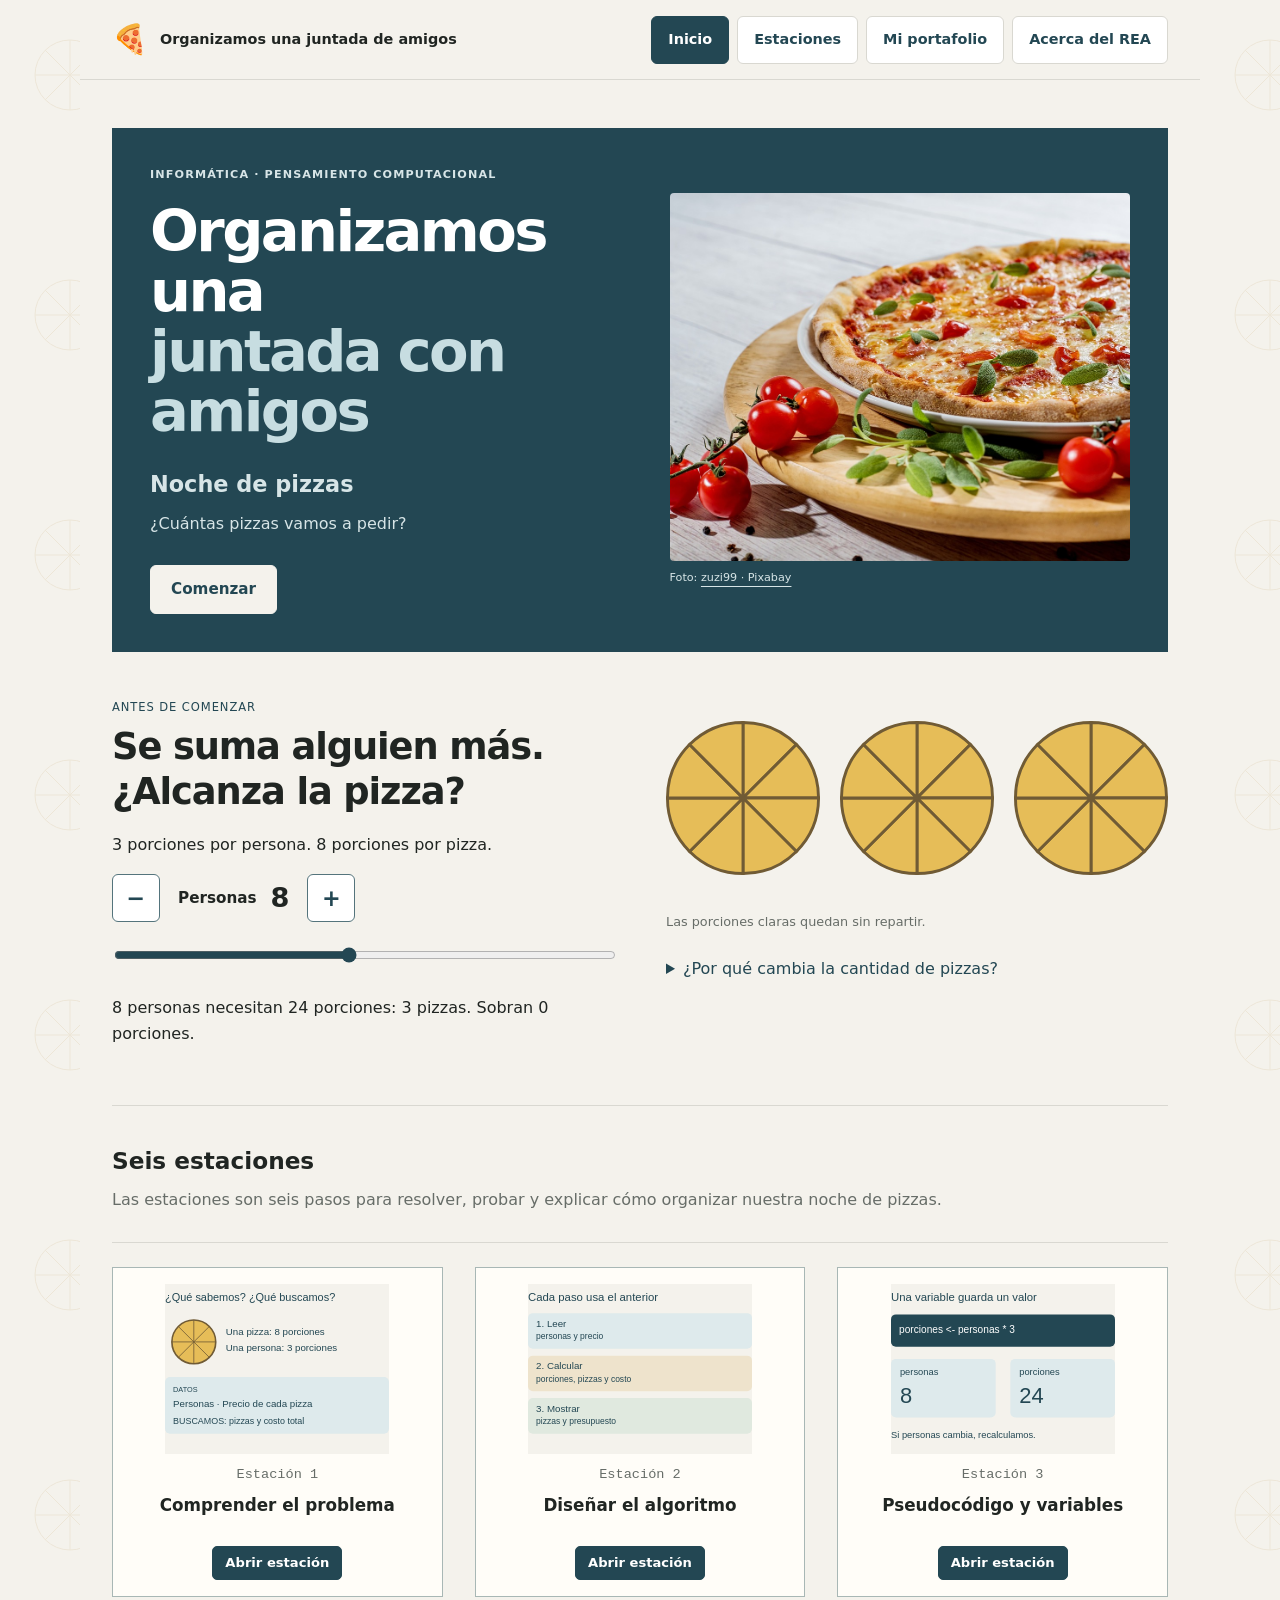
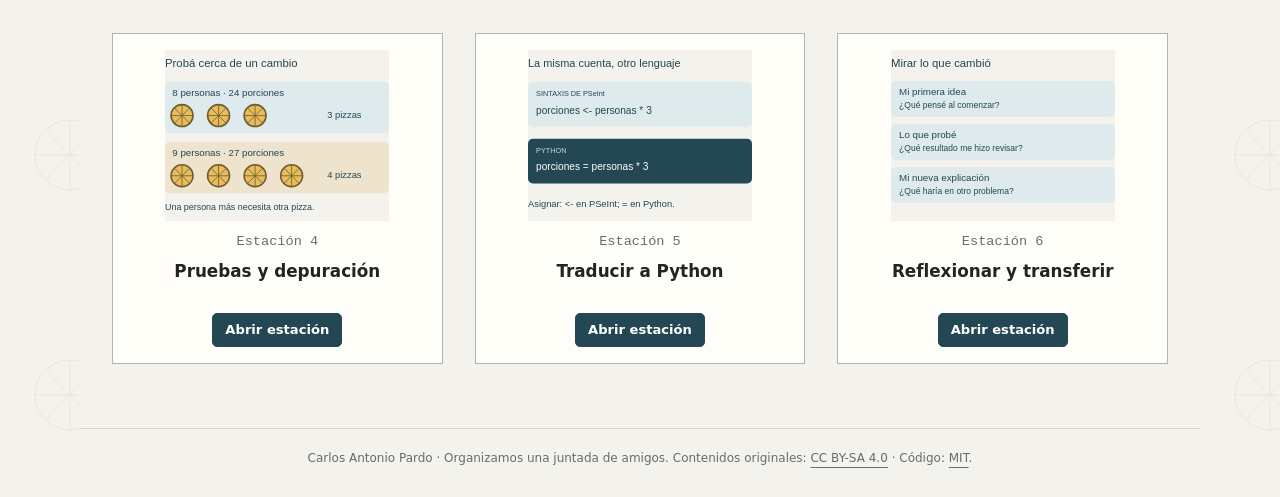
<file: index.html>
<!doctype html>
<html lang="es">
<head>
  <meta charset="utf-8">
  <meta name="viewport" content="width=device-width, initial-scale=1">
  <meta name="theme-color" content="#183153">
  <meta name="description" content="Organizamos una juntada de amigos: recorrido de pensamiento computacional en seis estaciones.">
  <title>Organizamos una juntada de amigos · REA</title>
  <link rel="stylesheet" href="css/styles.css">
  <script src="js/model.js" defer></script>
  <script src="js/engine.js" defer></script>
  <script src="js/learning.js" defer></script>
  <script src="js/app.js" defer></script>
</head>
<body>
  <a class="skip-link" href="#contenido">Saltar al contenido principal</a>
  <header class="site-header">
    <div class="header-inner">
      <a class="brand" href="#inicio" aria-label="Ir al inicio de Organizamos una juntada de amigos"><span aria-hidden="true">🍕</span><span><strong>Organizamos una juntada de amigos</strong></span></a>
      <button class="menu-toggle" type="button" aria-expanded="false" aria-controls="nav-principal">Menú de navegación</button>
      <nav id="nav-principal" class="main-nav" aria-label="Navegación principal">
        <a href="#inicio" data-route="inicio">Inicio</a>
        <a href="#estaciones" data-route="estaciones">Estaciones</a>
        <a href="#portafolio" data-route="portafolio">Mi portafolio</a>
        <a href="#acerca" data-route="acerca">Acerca del REA</a>
      </nav>
    </div>
  </header>
  <main id="contenido" tabindex="-1"><noscript><p class="notice">Para navegar entre las estaciones es necesario habilitar JavaScript. La documentación del proyecto se encuentra en el archivo README.md.</p></noscript></main>
  <footer class="site-footer"><div class="container"><p>Carlos Antonio Pardo · Organizamos una juntada de amigos. <span>Contenidos originales: <a rel="license" href="https://creativecommons.org/licenses/by-sa/4.0/deed.es">CC BY-SA 4.0</a> · Código: <a href="LICENSE">MIT</a>.</span></p></div></footer>
</body>
</html>
</file>
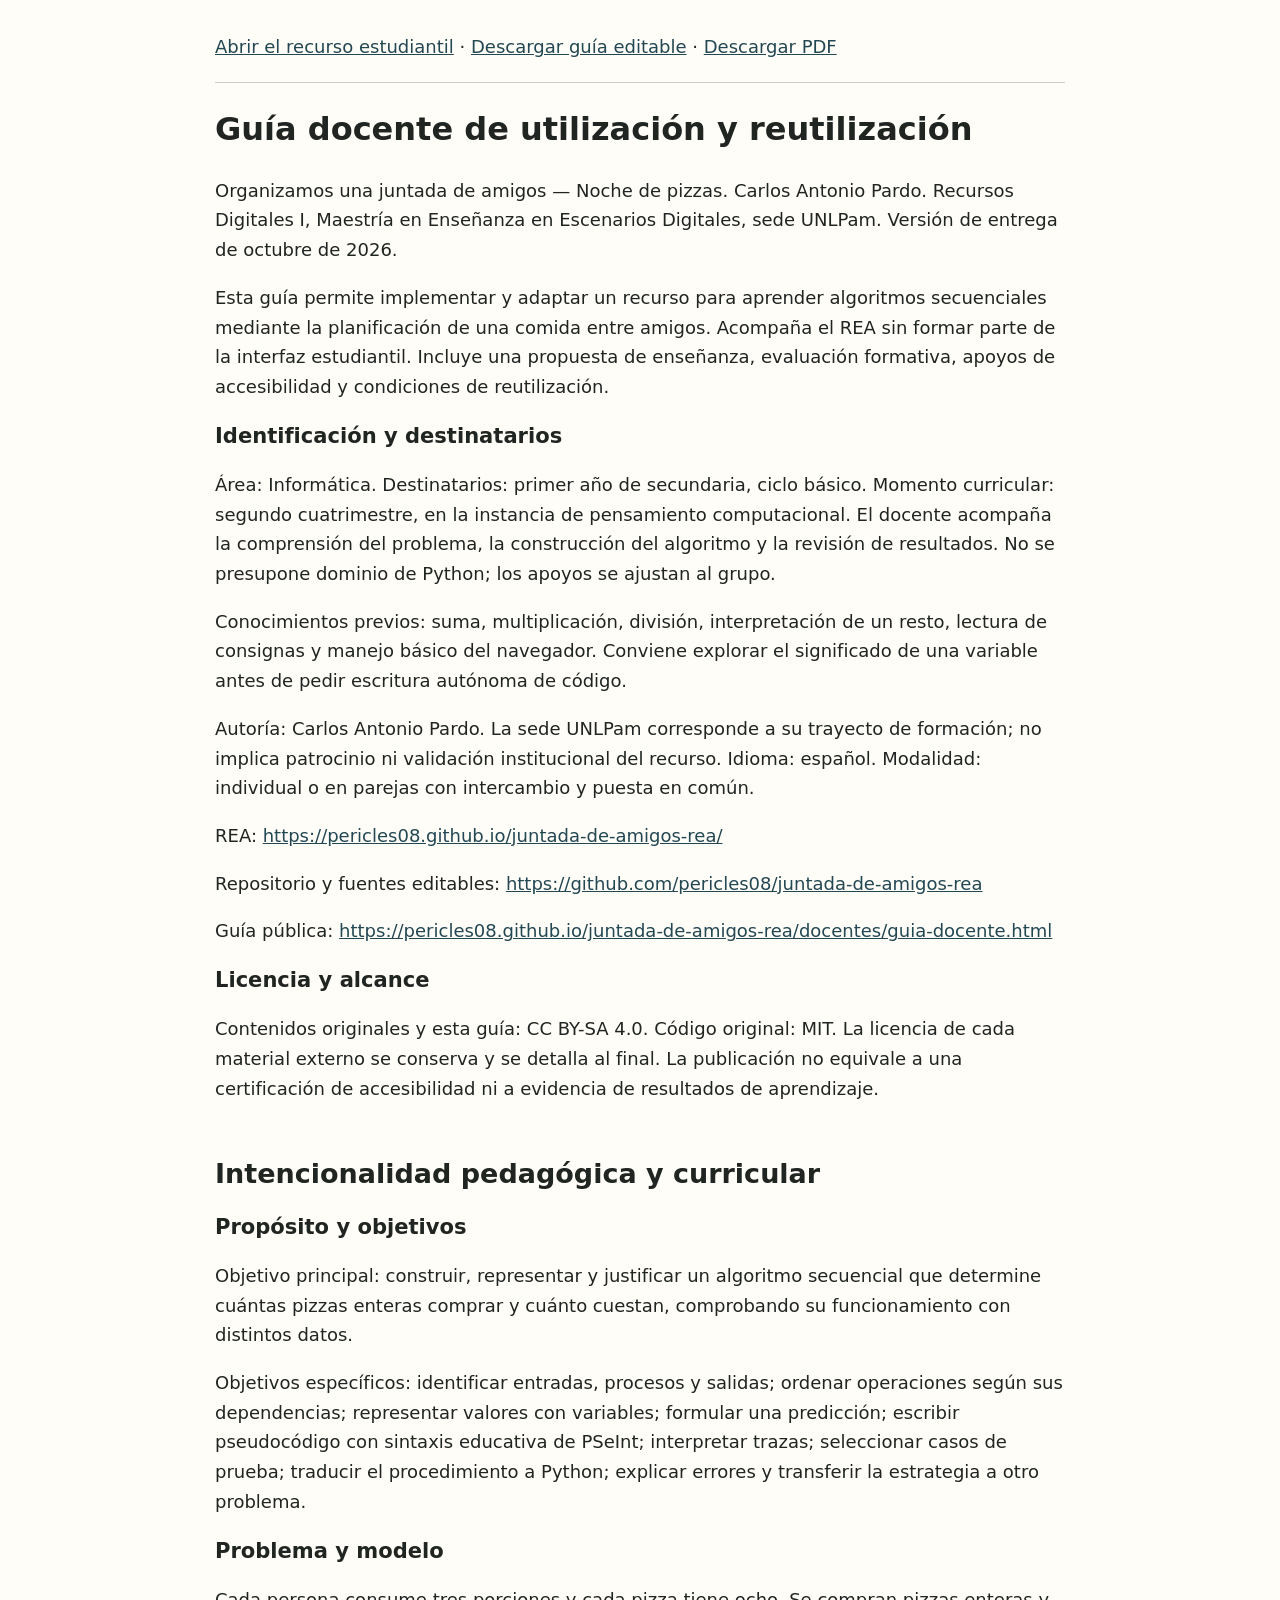
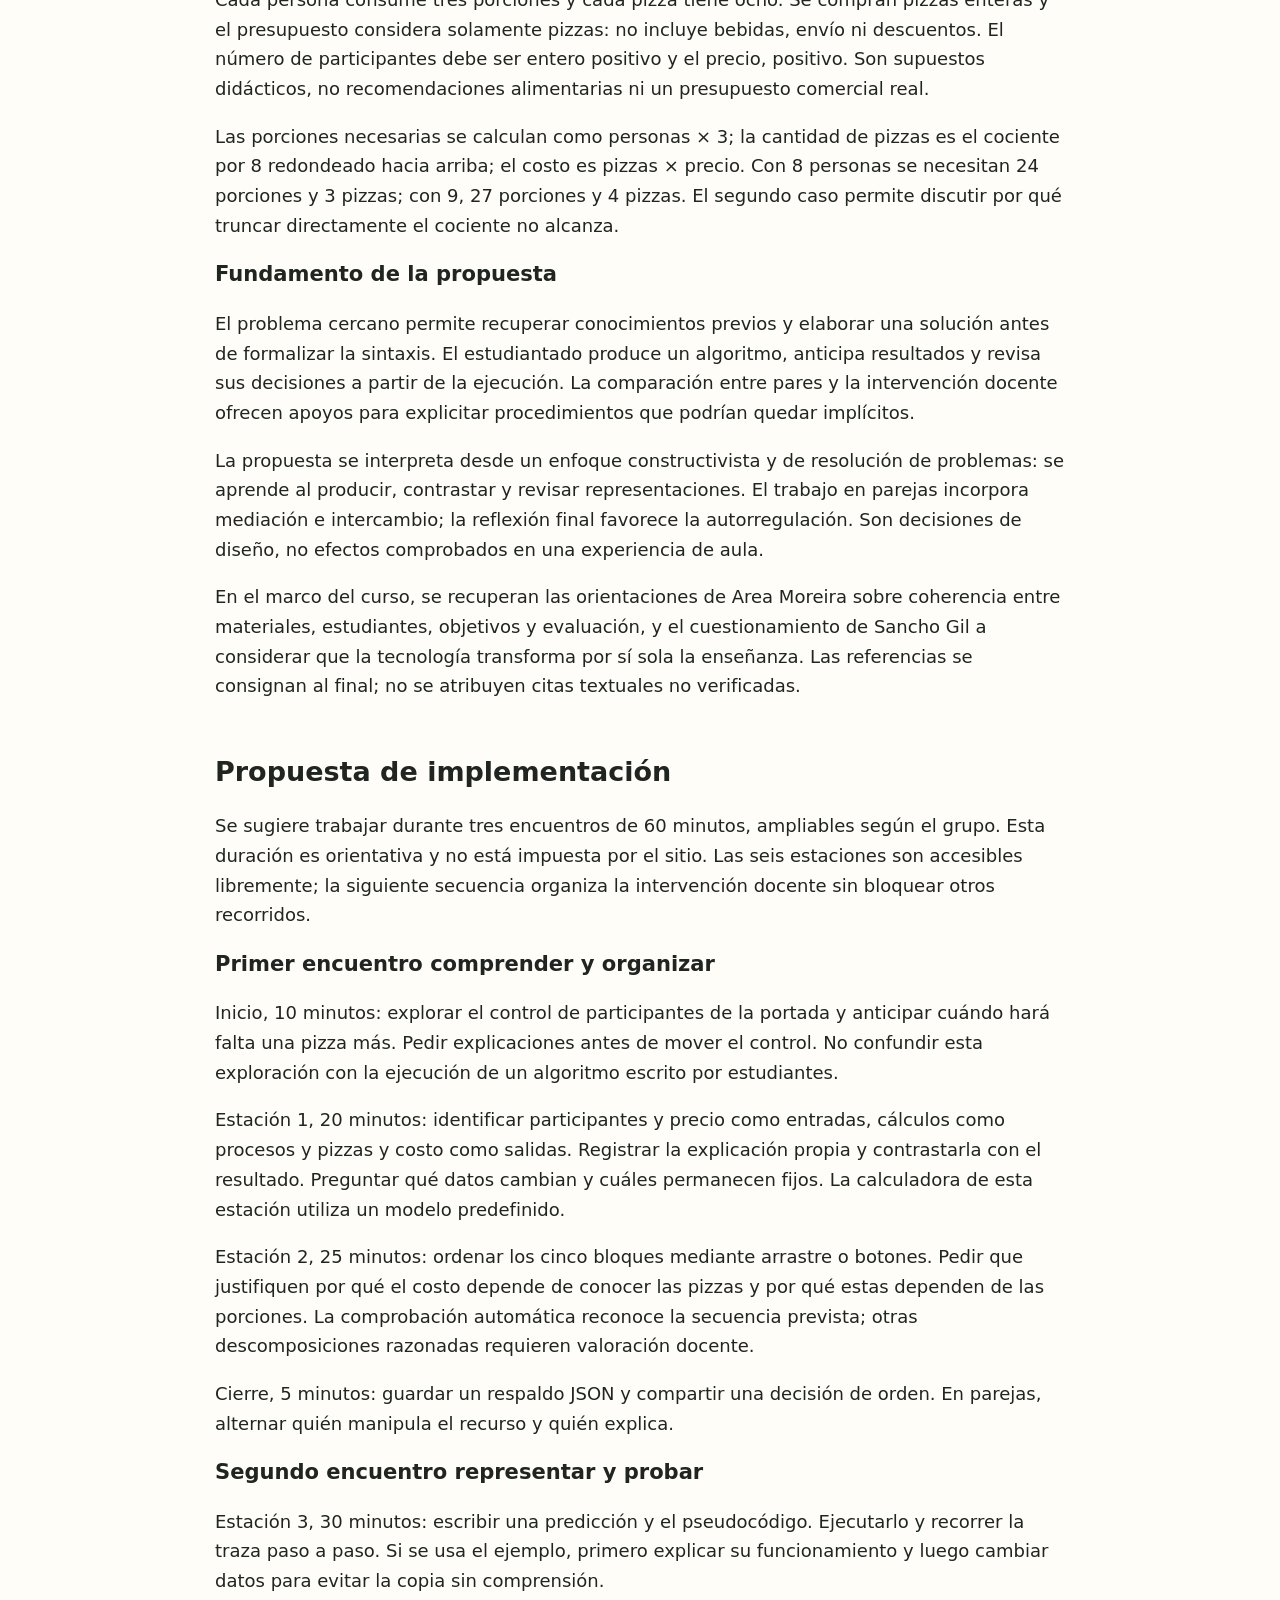
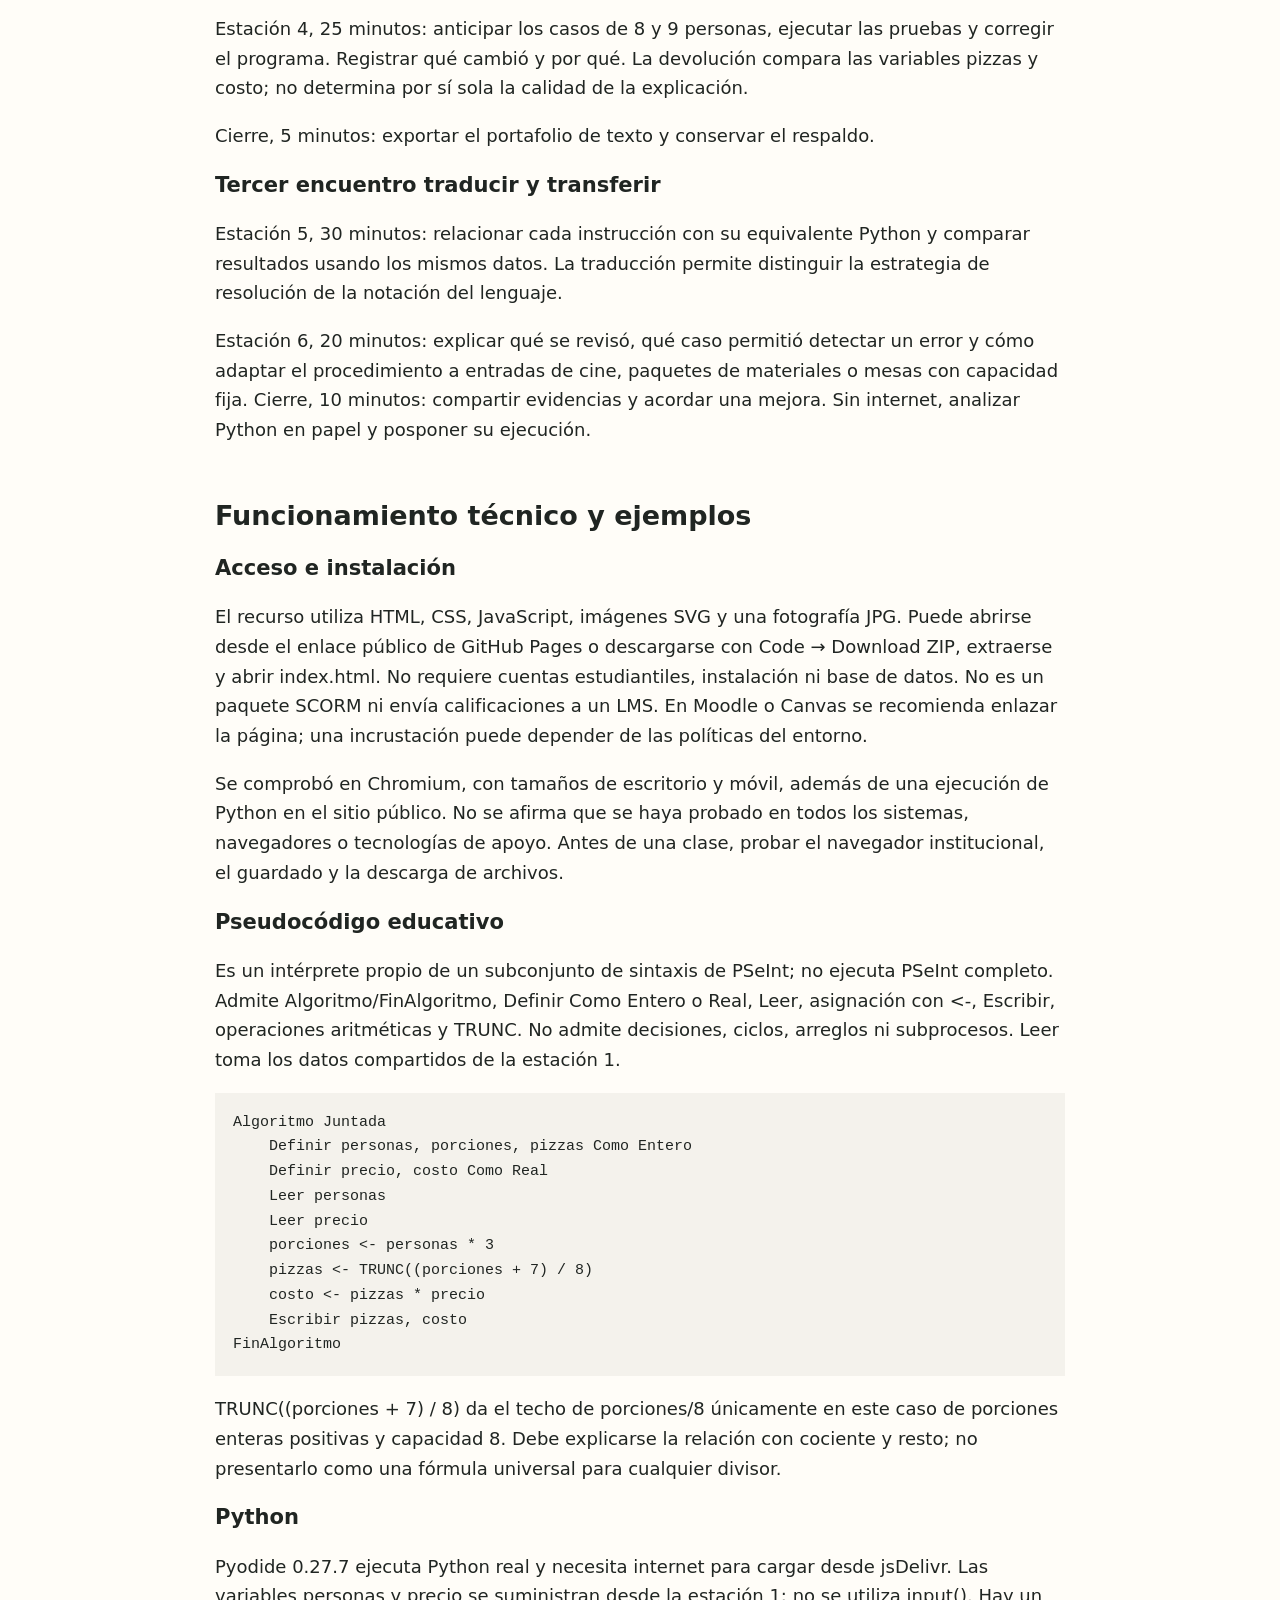
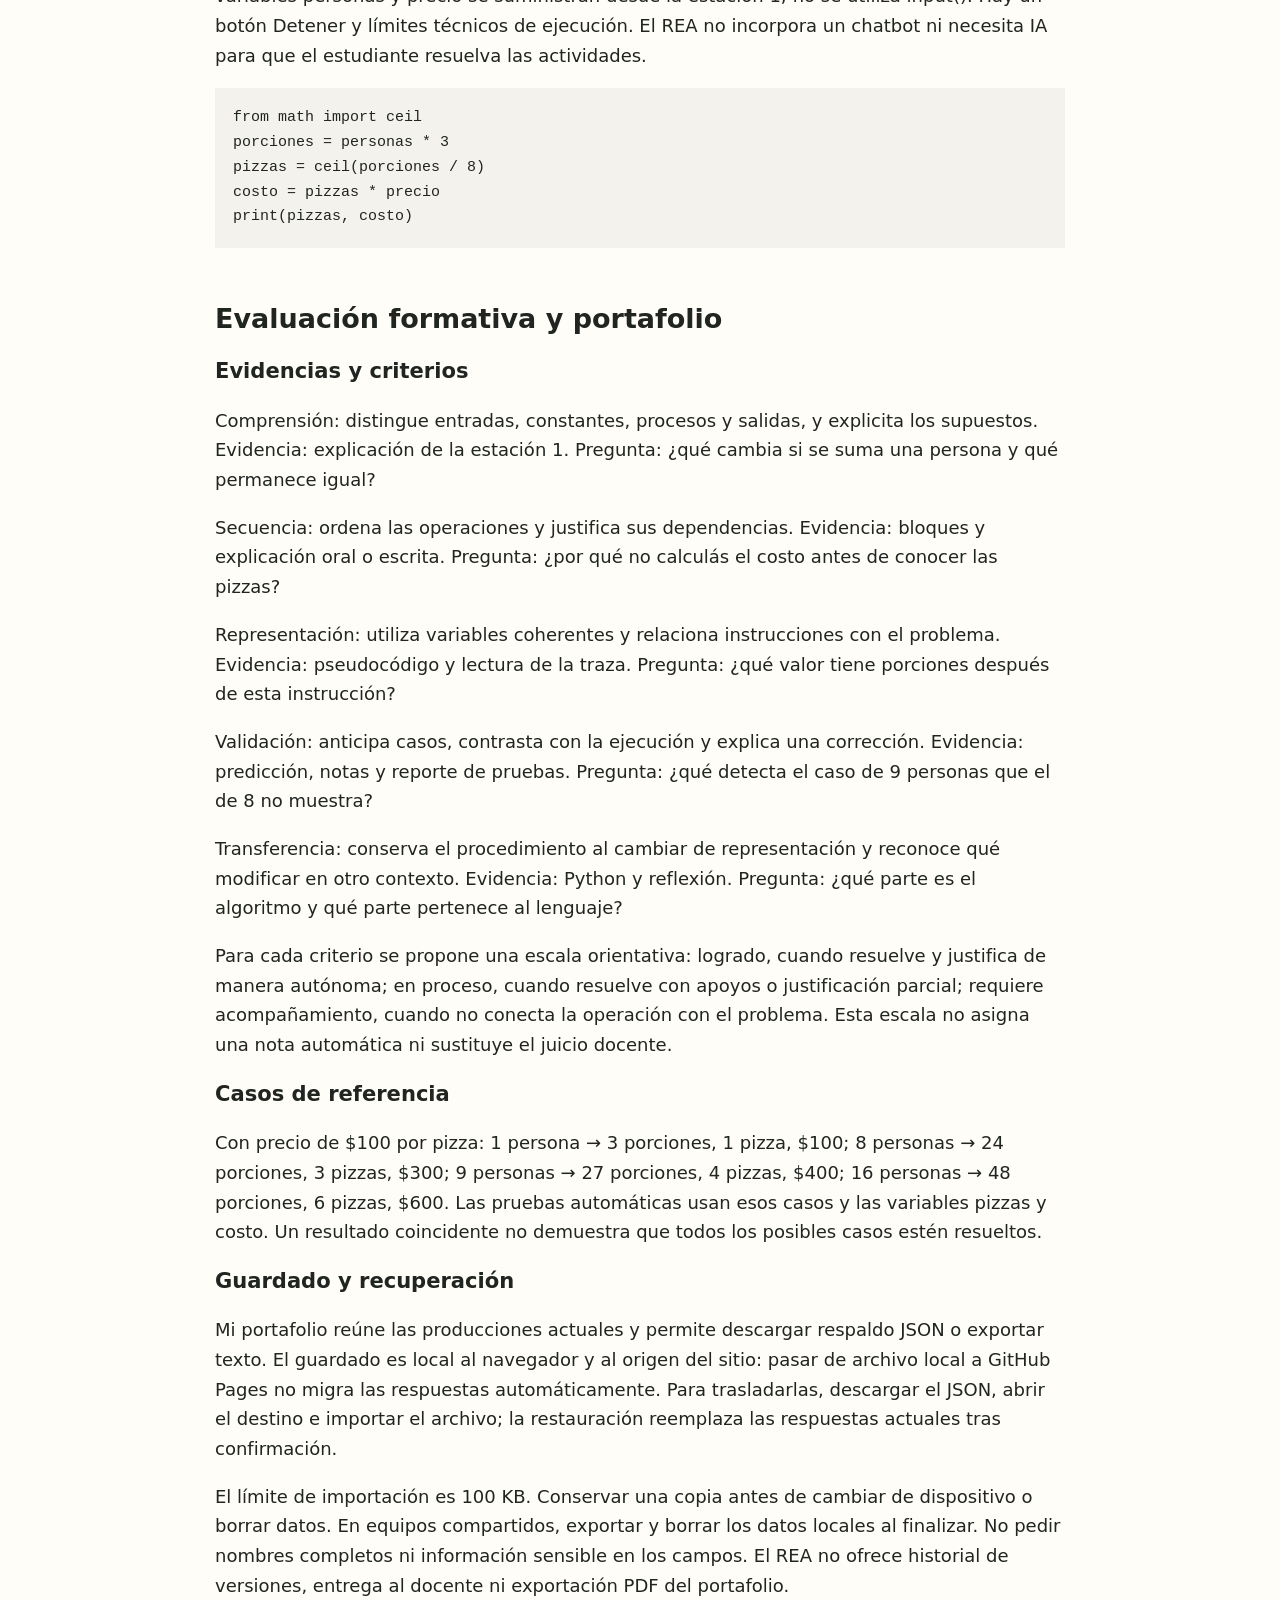
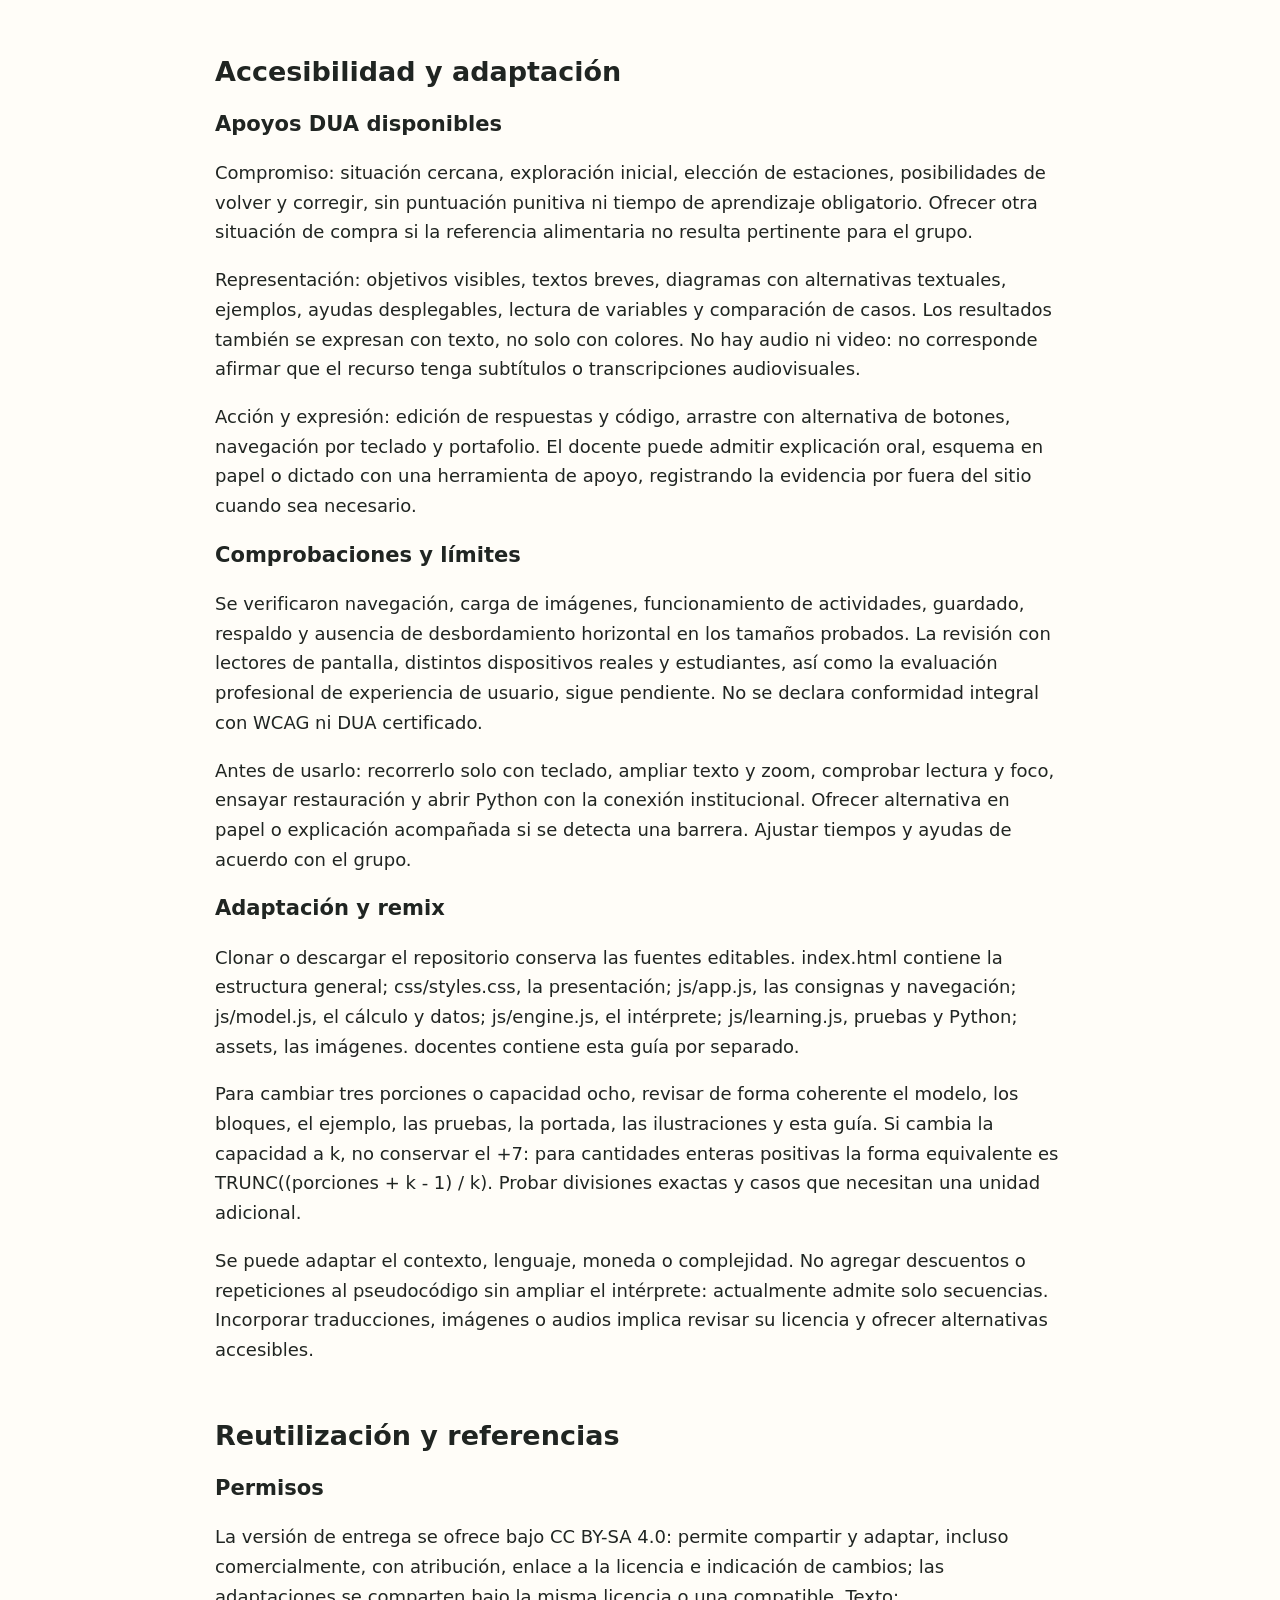
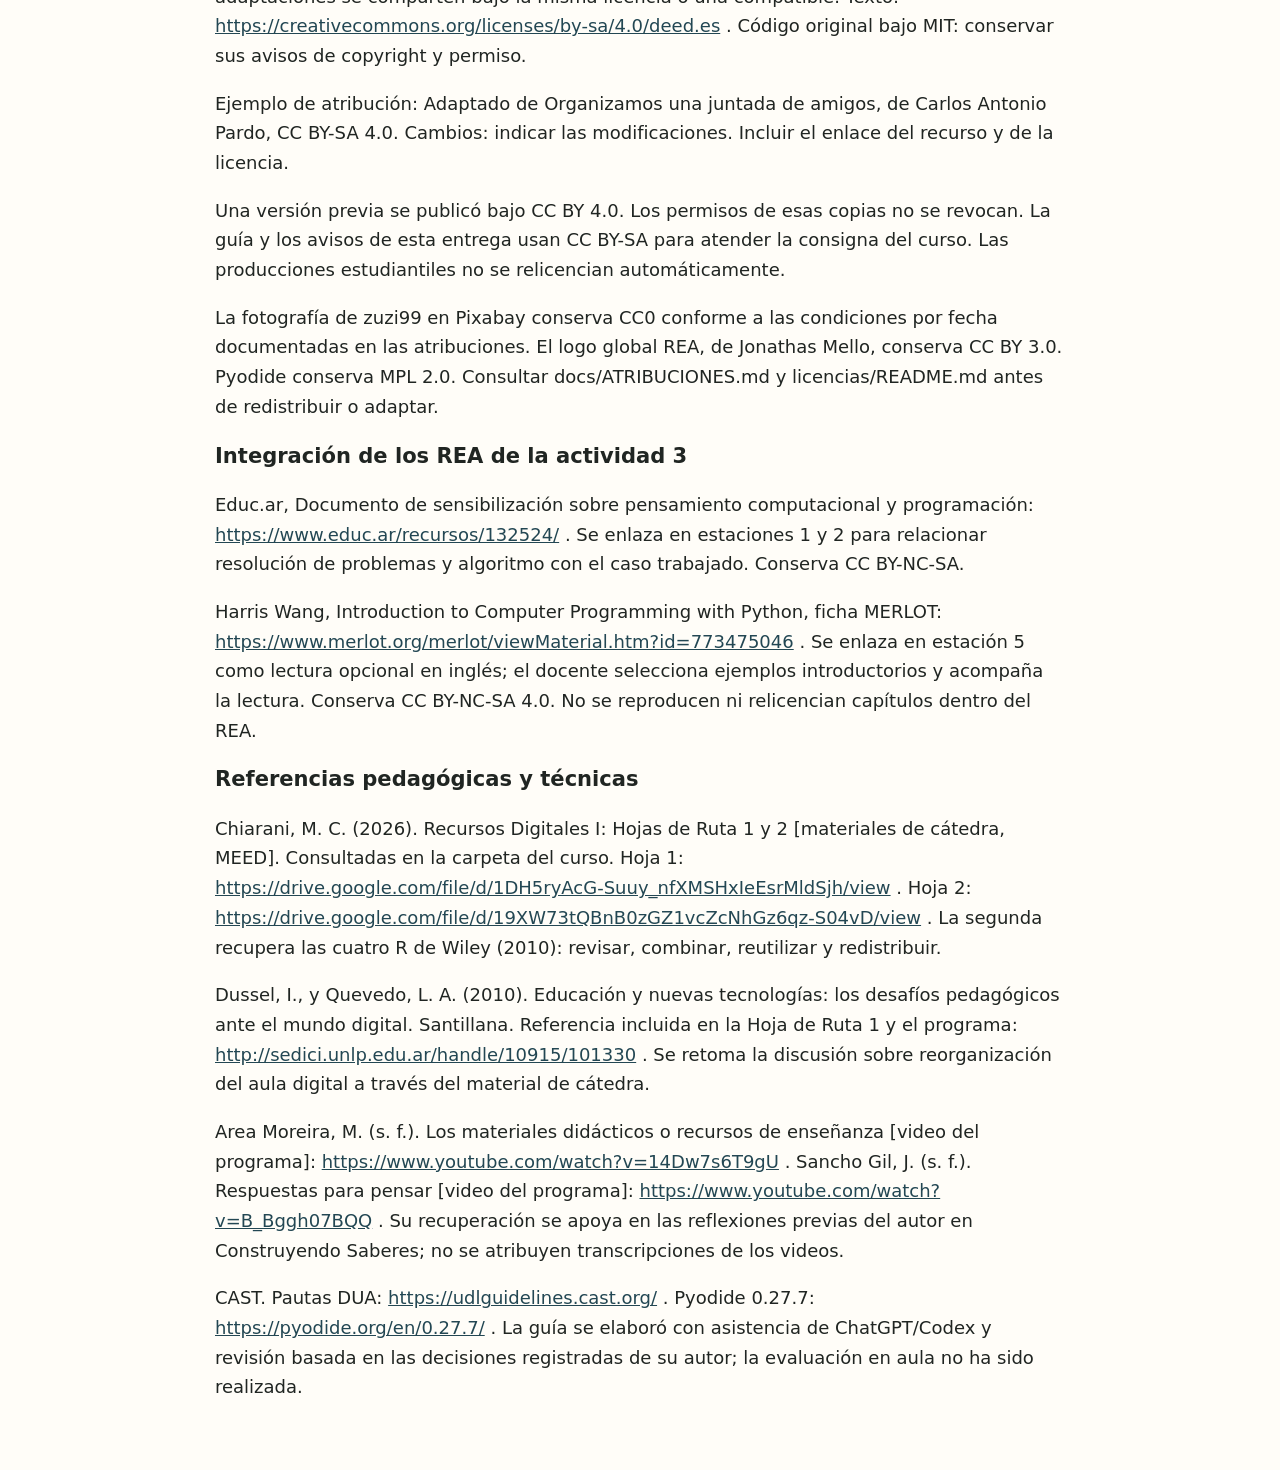
<file: docentes/guia-docente.html>
<!doctype html><html lang="es"><meta charset="utf-8"><meta name="viewport" content="width=device-width, initial-scale=1"><title>Guía docente de utilización y reutilización</title><style>body{font:18px/1.65 system-ui;color:#202522;max-width:850px;margin:auto;padding:32px;background:#fffdf8}h1,h2,h3{line-height:1.25}h1{font-size:2rem}h2{margin-top:2em}a{color:#234753;overflow-wrap:anywhere}pre{white-space:pre-wrap;background:#f4f2ec;padding:18px;font-size:15px}nav{border-bottom:1px solid #ccc;padding-bottom:20px}section{margin-bottom:36px}@media print{body{font-size:11pt;padding:0;background:white}section{break-before:page}section:first-of-type{break-before:auto}nav{display:none}}</style><body><nav><a href="../">Abrir el recurso estudiantil</a> · <a href="guia-docente.docx">Descargar guía editable</a> · <a href="guia-docente.pdf">Descargar PDF</a></nav><section><h1>Guía docente de utilización y reutilización</h1><p>Organizamos una juntada de amigos — Noche de pizzas. Carlos Antonio Pardo. Recursos Digitales I, Maestría en Enseñanza en Escenarios Digitales, sede UNLPam. Versión de entrega de octubre de 2026.</p><p>Esta guía permite implementar y adaptar un recurso para aprender algoritmos secuenciales mediante la planificación de una comida entre amigos. Acompaña el REA sin formar parte de la interfaz estudiantil. Incluye una propuesta de enseñanza, evaluación formativa, apoyos de accesibilidad y condiciones de reutilización.</p><h3>Identificación y destinatarios</h3><p>Área: Informática. Destinatarios: primer año de secundaria, ciclo básico. Momento curricular: segundo cuatrimestre, en la instancia de pensamiento computacional. El docente acompaña la comprensión del problema, la construcción del algoritmo y la revisión de resultados. No se presupone dominio de Python; los apoyos se ajustan al grupo.</p><p>Conocimientos previos: suma, multiplicación, división, interpretación de un resto, lectura de consignas y manejo básico del navegador. Conviene explorar el significado de una variable antes de pedir escritura autónoma de código.</p><p>Autoría: Carlos Antonio Pardo. La sede UNLPam corresponde a su trayecto de formación; no implica patrocinio ni validación institucional del recurso. Idioma: español. Modalidad: individual o en parejas con intercambio y puesta en común.</p><p>REA: <a href="https://pericles08.github.io/juntada-de-amigos-rea/">https://pericles08.github.io/juntada-de-amigos-rea/</a></p><p>Repositorio y fuentes editables: <a href="https://github.com/pericles08/juntada-de-amigos-rea">https://github.com/pericles08/juntada-de-amigos-rea</a></p><p>Guía pública: <a href="https://pericles08.github.io/juntada-de-amigos-rea/docentes/guia-docente.html">https://pericles08.github.io/juntada-de-amigos-rea/docentes/guia-docente.html</a></p><h3>Licencia y alcance</h3><p>Contenidos originales y esta guía: CC BY-SA 4.0. Código original: MIT. La licencia de cada material externo se conserva y se detalla al final. La publicación no equivale a una certificación de accesibilidad ni a evidencia de resultados de aprendizaje.</p></section><section><h2>Intencionalidad pedagógica y curricular</h2><h3>Propósito y objetivos</h3><p>Objetivo principal: construir, representar y justificar un algoritmo secuencial que determine cuántas pizzas enteras comprar y cuánto cuestan, comprobando su funcionamiento con distintos datos.</p><p>Objetivos específicos: identificar entradas, procesos y salidas; ordenar operaciones según sus dependencias; representar valores con variables; formular una predicción; escribir pseudocódigo con sintaxis educativa de PSeInt; interpretar trazas; seleccionar casos de prueba; traducir el procedimiento a Python; explicar errores y transferir la estrategia a otro problema.</p><h3>Problema y modelo</h3><p>Cada persona consume tres porciones y cada pizza tiene ocho. Se compran pizzas enteras y el presupuesto considera solamente pizzas: no incluye bebidas, envío ni descuentos. El número de participantes debe ser entero positivo y el precio, positivo. Son supuestos didácticos, no recomendaciones alimentarias ni un presupuesto comercial real.</p><p>Las porciones necesarias se calculan como personas × 3; la cantidad de pizzas es el cociente por 8 redondeado hacia arriba; el costo es pizzas × precio. Con 8 personas se necesitan 24 porciones y 3 pizzas; con 9, 27 porciones y 4 pizzas. El segundo caso permite discutir por qué truncar directamente el cociente no alcanza.</p><h3>Fundamento de la propuesta</h3><p>El problema cercano permite recuperar conocimientos previos y elaborar una solución antes de formalizar la sintaxis. El estudiantado produce un algoritmo, anticipa resultados y revisa sus decisiones a partir de la ejecución. La comparación entre pares y la intervención docente ofrecen apoyos para explicitar procedimientos que podrían quedar implícitos.</p><p>La propuesta se interpreta desde un enfoque constructivista y de resolución de problemas: se aprende al producir, contrastar y revisar representaciones. El trabajo en parejas incorpora mediación e intercambio; la reflexión final favorece la autorregulación. Son decisiones de diseño, no efectos comprobados en una experiencia de aula.</p><p>En el marco del curso, se recuperan las orientaciones de Area Moreira sobre coherencia entre materiales, estudiantes, objetivos y evaluación, y el cuestionamiento de Sancho Gil a considerar que la tecnología transforma por sí sola la enseñanza. Las referencias se consignan al final; no se atribuyen citas textuales no verificadas.</p></section><section><h2>Propuesta de implementación</h2><p>Se sugiere trabajar durante tres encuentros de 60 minutos, ampliables según el grupo. Esta duración es orientativa y no está impuesta por el sitio. Las seis estaciones son accesibles libremente; la siguiente secuencia organiza la intervención docente sin bloquear otros recorridos.</p><h3>Primer encuentro comprender y organizar</h3><p>Inicio, 10 minutos: explorar el control de participantes de la portada y anticipar cuándo hará falta una pizza más. Pedir explicaciones antes de mover el control. No confundir esta exploración con la ejecución de un algoritmo escrito por estudiantes.</p><p>Estación 1, 20 minutos: identificar participantes y precio como entradas, cálculos como procesos y pizzas y costo como salidas. Registrar la explicación propia y contrastarla con el resultado. Preguntar qué datos cambian y cuáles permanecen fijos. La calculadora de esta estación utiliza un modelo predefinido.</p><p>Estación 2, 25 minutos: ordenar los cinco bloques mediante arrastre o botones. Pedir que justifiquen por qué el costo depende de conocer las pizzas y por qué estas dependen de las porciones. La comprobación automática reconoce la secuencia prevista; otras descomposiciones razonadas requieren valoración docente.</p><p>Cierre, 5 minutos: guardar un respaldo JSON y compartir una decisión de orden. En parejas, alternar quién manipula el recurso y quién explica.</p><h3>Segundo encuentro representar y probar</h3><p>Estación 3, 30 minutos: escribir una predicción y el pseudocódigo. Ejecutarlo y recorrer la traza paso a paso. Si se usa el ejemplo, primero explicar su funcionamiento y luego cambiar datos para evitar la copia sin comprensión.</p><p>Estación 4, 25 minutos: anticipar los casos de 8 y 9 personas, ejecutar las pruebas y corregir el programa. Registrar qué cambió y por qué. La devolución compara las variables pizzas y costo; no determina por sí sola la calidad de la explicación.</p><p>Cierre, 5 minutos: exportar el portafolio de texto y conservar el respaldo.</p><h3>Tercer encuentro traducir y transferir</h3><p>Estación 5, 30 minutos: relacionar cada instrucción con su equivalente Python y comparar resultados usando los mismos datos. La traducción permite distinguir la estrategia de resolución de la notación del lenguaje.</p><p>Estación 6, 20 minutos: explicar qué se revisó, qué caso permitió detectar un error y cómo adaptar el procedimiento a entradas de cine, paquetes de materiales o mesas con capacidad fija. Cierre, 10 minutos: compartir evidencias y acordar una mejora. Sin internet, analizar Python en papel y posponer su ejecución.</p></section><section><h2>Funcionamiento técnico y ejemplos</h2><h3>Acceso e instalación</h3><p>El recurso utiliza HTML, CSS, JavaScript, imágenes SVG y una fotografía JPG. Puede abrirse desde el enlace público de GitHub Pages o descargarse con Code → Download ZIP, extraerse y abrir index.html. No requiere cuentas estudiantiles, instalación ni base de datos. No es un paquete SCORM ni envía calificaciones a un LMS. En Moodle o Canvas se recomienda enlazar la página; una incrustación puede depender de las políticas del entorno.</p><p>Se comprobó en Chromium, con tamaños de escritorio y móvil, además de una ejecución de Python en el sitio público. No se afirma que se haya probado en todos los sistemas, navegadores o tecnologías de apoyo. Antes de una clase, probar el navegador institucional, el guardado y la descarga de archivos.</p><h3>Pseudocódigo educativo</h3><p>Es un intérprete propio de un subconjunto de sintaxis de PSeInt; no ejecuta PSeInt completo. Admite Algoritmo/FinAlgoritmo, Definir Como Entero o Real, Leer, asignación con &lt;-, Escribir, operaciones aritméticas y TRUNC. No admite decisiones, ciclos, arreglos ni subprocesos. Leer toma los datos compartidos de la estación 1.</p><pre>Algoritmo Juntada
    Definir personas, porciones, pizzas Como Entero
    Definir precio, costo Como Real
    Leer personas
    Leer precio
    porciones &lt;- personas * 3
    pizzas &lt;- TRUNC((porciones + 7) / 8)
    costo &lt;- pizzas * precio
    Escribir pizzas, costo
FinAlgoritmo</pre><p>TRUNC((porciones + 7) / 8) da el techo de porciones/8 únicamente en este caso de porciones enteras positivas y capacidad 8. Debe explicarse la relación con cociente y resto; no presentarlo como una fórmula universal para cualquier divisor.</p><h3>Python</h3><p>Pyodide 0.27.7 ejecuta Python real y necesita internet para cargar desde jsDelivr. Las variables personas y precio se suministran desde la estación 1; no se utiliza input(). Hay un botón Detener y límites técnicos de ejecución. El REA no incorpora un chatbot ni necesita IA para que el estudiante resuelva las actividades.</p><pre>from math import ceil
porciones = personas * 3
pizzas = ceil(porciones / 8)
costo = pizzas * precio
print(pizzas, costo)</pre></section><section><h2>Evaluación formativa y portafolio</h2><h3>Evidencias y criterios</h3><p>Comprensión: distingue entradas, constantes, procesos y salidas, y explicita los supuestos. Evidencia: explicación de la estación 1. Pregunta: ¿qué cambia si se suma una persona y qué permanece igual?</p><p>Secuencia: ordena las operaciones y justifica sus dependencias. Evidencia: bloques y explicación oral o escrita. Pregunta: ¿por qué no calculás el costo antes de conocer las pizzas?</p><p>Representación: utiliza variables coherentes y relaciona instrucciones con el problema. Evidencia: pseudocódigo y lectura de la traza. Pregunta: ¿qué valor tiene porciones después de esta instrucción?</p><p>Validación: anticipa casos, contrasta con la ejecución y explica una corrección. Evidencia: predicción, notas y reporte de pruebas. Pregunta: ¿qué detecta el caso de 9 personas que el de 8 no muestra?</p><p>Transferencia: conserva el procedimiento al cambiar de representación y reconoce qué modificar en otro contexto. Evidencia: Python y reflexión. Pregunta: ¿qué parte es el algoritmo y qué parte pertenece al lenguaje?</p><p>Para cada criterio se propone una escala orientativa: logrado, cuando resuelve y justifica de manera autónoma; en proceso, cuando resuelve con apoyos o justificación parcial; requiere acompañamiento, cuando no conecta la operación con el problema. Esta escala no asigna una nota automática ni sustituye el juicio docente.</p><h3>Casos de referencia</h3><p>Con precio de $100 por pizza: 1 persona → 3 porciones, 1 pizza, $100; 8 personas → 24 porciones, 3 pizzas, $300; 9 personas → 27 porciones, 4 pizzas, $400; 16 personas → 48 porciones, 6 pizzas, $600. Las pruebas automáticas usan esos casos y las variables pizzas y costo. Un resultado coincidente no demuestra que todos los posibles casos estén resueltos.</p><h3>Guardado y recuperación</h3><p>Mi portafolio reúne las producciones actuales y permite descargar respaldo JSON o exportar texto. El guardado es local al navegador y al origen del sitio: pasar de archivo local a GitHub Pages no migra las respuestas automáticamente. Para trasladarlas, descargar el JSON, abrir el destino e importar el archivo; la restauración reemplaza las respuestas actuales tras confirmación.</p><p>El límite de importación es 100 KB. Conservar una copia antes de cambiar de dispositivo o borrar datos. En equipos compartidos, exportar y borrar los datos locales al finalizar. No pedir nombres completos ni información sensible en los campos. El REA no ofrece historial de versiones, entrega al docente ni exportación PDF del portafolio.</p></section><section><h2>Accesibilidad y adaptación</h2><h3>Apoyos DUA disponibles</h3><p>Compromiso: situación cercana, exploración inicial, elección de estaciones, posibilidades de volver y corregir, sin puntuación punitiva ni tiempo de aprendizaje obligatorio. Ofrecer otra situación de compra si la referencia alimentaria no resulta pertinente para el grupo.</p><p>Representación: objetivos visibles, textos breves, diagramas con alternativas textuales, ejemplos, ayudas desplegables, lectura de variables y comparación de casos. Los resultados también se expresan con texto, no solo con colores. No hay audio ni video: no corresponde afirmar que el recurso tenga subtítulos o transcripciones audiovisuales.</p><p>Acción y expresión: edición de respuestas y código, arrastre con alternativa de botones, navegación por teclado y portafolio. El docente puede admitir explicación oral, esquema en papel o dictado con una herramienta de apoyo, registrando la evidencia por fuera del sitio cuando sea necesario.</p><h3>Comprobaciones y límites</h3><p>Se verificaron navegación, carga de imágenes, funcionamiento de actividades, guardado, respaldo y ausencia de desbordamiento horizontal en los tamaños probados. La revisión con lectores de pantalla, distintos dispositivos reales y estudiantes, así como la evaluación profesional de experiencia de usuario, sigue pendiente. No se declara conformidad integral con WCAG ni DUA certificado.</p><p>Antes de usarlo: recorrerlo solo con teclado, ampliar texto y zoom, comprobar lectura y foco, ensayar restauración y abrir Python con la conexión institucional. Ofrecer alternativa en papel o explicación acompañada si se detecta una barrera. Ajustar tiempos y ayudas de acuerdo con el grupo.</p><h3>Adaptación y remix</h3><p>Clonar o descargar el repositorio conserva las fuentes editables. index.html contiene la estructura general; css/styles.css, la presentación; js/app.js, las consignas y navegación; js/model.js, el cálculo y datos; js/engine.js, el intérprete; js/learning.js, pruebas y Python; assets, las imágenes. docentes contiene esta guía por separado.</p><p>Para cambiar tres porciones o capacidad ocho, revisar de forma coherente el modelo, los bloques, el ejemplo, las pruebas, la portada, las ilustraciones y esta guía. Si cambia la capacidad a k, no conservar el +7: para cantidades enteras positivas la forma equivalente es TRUNC((porciones + k - 1) / k). Probar divisiones exactas y casos que necesitan una unidad adicional.</p><p>Se puede adaptar el contexto, lenguaje, moneda o complejidad. No agregar descuentos o repeticiones al pseudocódigo sin ampliar el intérprete: actualmente admite solo secuencias. Incorporar traducciones, imágenes o audios implica revisar su licencia y ofrecer alternativas accesibles.</p></section><section><h2>Reutilización y referencias</h2><h3>Permisos</h3><p>La versión de entrega se ofrece bajo CC BY-SA 4.0: permite compartir y adaptar, incluso comercialmente, con atribución, enlace a la licencia e indicación de cambios; las adaptaciones se comparten bajo la misma licencia o una compatible. Texto: <a href="https://creativecommons.org/licenses/by-sa/4.0/deed.es">https://creativecommons.org/licenses/by-sa/4.0/deed.es</a> . Código original bajo MIT: conservar sus avisos de copyright y permiso.</p><p>Ejemplo de atribución: Adaptado de Organizamos una juntada de amigos, de Carlos Antonio Pardo, CC BY-SA 4.0. Cambios: indicar las modificaciones. Incluir el enlace del recurso y de la licencia.</p><p>Una versión previa se publicó bajo CC BY 4.0. Los permisos de esas copias no se revocan. La guía y los avisos de esta entrega usan CC BY-SA para atender la consigna del curso. Las producciones estudiantiles no se relicencian automáticamente.</p><p>La fotografía de zuzi99 en Pixabay conserva CC0 conforme a las condiciones por fecha documentadas en las atribuciones. El logo global REA, de Jonathas Mello, conserva CC BY 3.0. Pyodide conserva MPL 2.0. Consultar docs/ATRIBUCIONES.md y licencias/README.md antes de redistribuir o adaptar.</p><h3>Integración de los REA de la actividad 3</h3><p>Educ.ar, Documento de sensibilización sobre pensamiento computacional y programación: <a href="https://www.educ.ar/recursos/132524/">https://www.educ.ar/recursos/132524/</a> . Se enlaza en estaciones 1 y 2 para relacionar resolución de problemas y algoritmo con el caso trabajado. Conserva CC BY-NC-SA.</p><p>Harris Wang, Introduction to Computer Programming with Python, ficha MERLOT: <a href="https://www.merlot.org/merlot/viewMaterial.htm?id=773475046">https://www.merlot.org/merlot/viewMaterial.htm?id=773475046</a> . Se enlaza en estación 5 como lectura opcional en inglés; el docente selecciona ejemplos introductorios y acompaña la lectura. Conserva CC BY-NC-SA 4.0. No se reproducen ni relicencian capítulos dentro del REA.</p><h3>Referencias pedagógicas y técnicas</h3><p>Chiarani, M. C. (2026). Recursos Digitales I: Hojas de Ruta 1 y 2 [materiales de cátedra, MEED]. Consultadas en la carpeta del curso. Hoja 1: <a href="https://drive.google.com/file/d/1DH5ryAcG-Suuy_nfXMSHxIeEsrMldSjh/view">https://drive.google.com/file/d/1DH5ryAcG-Suuy_nfXMSHxIeEsrMldSjh/view</a> . Hoja 2: <a href="https://drive.google.com/file/d/19XW73tQBnB0zGZ1vcZcNhGz6qz-S04vD/view">https://drive.google.com/file/d/19XW73tQBnB0zGZ1vcZcNhGz6qz-S04vD/view</a> . La segunda recupera las cuatro R de Wiley (2010): revisar, combinar, reutilizar y redistribuir.</p><p>Dussel, I., y Quevedo, L. A. (2010). Educación y nuevas tecnologías: los desafíos pedagógicos ante el mundo digital. Santillana. Referencia incluida en la Hoja de Ruta 1 y el programa: <a href="http://sedici.unlp.edu.ar/handle/10915/101330">http://sedici.unlp.edu.ar/handle/10915/101330</a> . Se retoma la discusión sobre reorganización del aula digital a través del material de cátedra.</p><p>Area Moreira, M. (s. f.). Los materiales didácticos o recursos de enseñanza [video del programa]: <a href="https://www.youtube.com/watch?v=14Dw7s6T9gU">https://www.youtube.com/watch?v=14Dw7s6T9gU</a> . Sancho Gil, J. (s. f.). Respuestas para pensar [video del programa]: <a href="https://www.youtube.com/watch?v=B_Bggh07BQQ">https://www.youtube.com/watch?v=B_Bggh07BQQ</a> . Su recuperación se apoya en las reflexiones previas del autor en Construyendo Saberes; no se atribuyen transcripciones de los videos.</p><p>CAST. Pautas DUA: <a href="https://udlguidelines.cast.org/">https://udlguidelines.cast.org/</a> . Pyodide 0.27.7: <a href="https://pyodide.org/en/0.27.7/">https://pyodide.org/en/0.27.7/</a> . La guía se elaboró con asistencia de ChatGPT/Codex y revisión basada en las decisiones registradas de su autor; la evaluación en aula no ha sido realizada.</p></section></body></html>
</file>
<file: css/styles.css>
:root{color-scheme:light;--ink:#302f2a;--muted:#666158;--bg:#faf7ef;--surface:#fffdf8;--line:#d9d2c3;--accent:#865038;--focus:#865038;font-family:Arial,Helvetica,sans-serif;line-height:1.65}
*{box-sizing:border-box}body{margin:0;background:var(--bg);color:var(--ink)}a{color:var(--accent);text-underline-offset:5px}a:hover{text-decoration-thickness:2px}button,input,textarea{font:inherit}button{cursor:pointer}a:focus-visible,button:focus-visible,input:focus-visible,textarea:focus-visible{outline:2px solid var(--focus);outline-offset:5px}h1,h2,h3{font-family:Georgia,'Times New Roman',serif;font-weight:400;line-height:1.2}h1[tabindex='-1']:focus{outline:none}h2{font-size:1.65rem}h3{font-size:1.25rem}.skip-link{position:absolute;left:15px;top:-80px;padding:10px;background:var(--surface);z-index:10}.skip-link:focus{top:10px}
.header-inner,.container,main{max-width:1120px;margin:auto;padding-left:32px;padding-right:32px}.site-header{background:transparent}.header-inner{min-height:100px;display:flex;align-items:center;justify-content:space-between;gap:24px;border-bottom:1px solid var(--line)}.brand{display:flex;align-items:center;gap:12px;color:var(--ink);text-decoration:none;font-size:.9rem}.brand>span:first-child{font-size:1.8rem}.brand strong{font-weight:600}.main-nav{display:flex;gap:25px}.main-nav a{display:inline-flex;align-items:center;min-height:44px;color:var(--muted);font-size:.9rem;text-decoration:none}.main-nav a[aria-current='page']{color:var(--ink);text-decoration:underline}.main-nav a:hover{color:var(--accent);text-decoration:underline}.menu-toggle{display:none;color:var(--ink);background:none;border:1px solid var(--line);padding:8px 12px}
main{min-height:72vh;padding-top:48px;padding-bottom:64px}.notebook-home{display:grid;grid-template-columns:1fr 1fr;gap:72px;padding:25px 0 35px}.hero{margin-bottom:36px}.hero h1{font-size:clamp(2.1rem,4vw,3.6rem);margin:12px 0 22px}.hero p{max-width:660px}.home-intro{padding:0;margin:0}.subject-line{color:var(--muted);font-size:.8rem;letter-spacing:.025em;margin:0 0 32px}.home-intro h1{font-size:clamp(2.7rem,4.6vw,4.2rem);line-height:1.07;letter-spacing:-.025em;margin:0 0 28px}.opening-question{font-family:Georgia,'Times New Roman',serif;font-size:1.3rem;line-height:1.5}.actions{display:flex;align-items:center;gap:18px;flex-wrap:wrap;margin-top:30px}.btn{display:inline-flex;align-items:center;justify-content:center;min-height:44px;padding:9px 20px;background:var(--accent);border:1px solid var(--accent);border-radius:2px;color:#fffdf8;text-decoration:none;font-size:.95rem}.btn:hover{background:#6d402c;color:white}.btn.secondary{background:transparent;color:var(--accent)}.btn.secondary:hover{background:#eee6d8}.station-index{padding-top:5px}.station-index h2{font-size:1.45rem;margin:0 0 24px}.station-list{list-style:none;margin:0;padding:0;border-top:1px solid var(--line)}.station-list li{border-bottom:1px solid var(--line)}.station-link{display:grid;grid-template-columns:30px 1fr 20px;align-items:center;gap:10px;padding:18px 0;min-height:66px;color:var(--ink);text-decoration:none;font-size:1rem}.station-link:hover{color:var(--accent)}.station-link:hover>span:nth-child(2){text-decoration:underline;text-underline-offset:5px}.station-number{font-family:Georgia,'Times New Roman',serif;font-size:1.25rem;color:var(--accent)}.station-arrow{color:var(--muted)}.portfolio-link{display:inline-block;margin-top:26px;min-height:44px;padding:8px 0}
.eyebrow{font-size:.85rem;color:var(--accent)}.breadcrumbs{font-size:.9rem;margin-bottom:28px}.station-layout{display:grid;grid-template-columns:minmax(0,.75fr) minmax(0,1.25fr);gap:56px}.panel{min-width:0;background:none;border:0;padding:0}.panel h2:first-child{margin-top:0}.station-layout>aside{border-left:1px solid var(--line);padding-left:36px}.station-nav{display:flex;justify-content:space-between;flex-wrap:wrap;gap:16px;margin-top:44px;padding-top:24px;border-top:1px solid var(--line)}.notice{border-left:3px solid var(--accent);padding:12px 18px;background:#f1eadc;margin:20px 0}.muted{color:var(--muted)}.tag{font-size:.85rem;color:var(--muted)}label{display:block;margin:22px 0 8px;font-weight:600;font-size:.95rem}input,textarea{width:100%;padding:10px 12px;border:1px solid #a49a88;border-radius:0;background:var(--surface);color:var(--ink)}textarea{resize:vertical;line-height:1.65}.panel .btn{margin-top:12px}.blocks{padding-left:25px}.blocks li{padding:10px 0 18px;border-bottom:1px solid var(--line)}button:disabled{opacity:.5;cursor:default}.evidence{white-space:pre-wrap;overflow-wrap:anywhere}#calculation{margin-top:20px}#save-status{font-size:.85rem;color:var(--muted)}pre{overflow-x:auto;padding:18px;background:#eee8dc}code{font-family:Consolas,monospace}.site-footer .container{padding-top:20px;padding-bottom:28px;border-top:1px solid var(--line)}.site-footer p{margin:0;font-size:.75rem;color:var(--muted)}
@media(max-width:900px){.header-inner{flex-wrap:wrap;gap:8px;padding-top:20px;padding-bottom:16px}.main-nav{gap:22px}.notebook-home{gap:36px}.station-layout{gap:28px}.station-layout>aside{padding-left:24px}}
@media(max-width:640px){.header-inner,.container,main{padding-left:24px;padding-right:24px}.header-inner{gap:12px}.brand{font-size:.83rem;gap:8px}.brand>span:first-child{font-size:1.6rem}.menu-toggle{display:block;min-height:44px}.main-nav{display:none;width:100%;flex-direction:column;gap:0}.main-nav.open{display:flex}main{padding-top:32px;padding-bottom:40px}.notebook-home{grid-template-columns:1fr;gap:46px;padding-top:5px}.home-intro h1{font-size:3rem}.subject-line{margin-bottom:24px}.station-layout{grid-template-columns:1fr;gap:32px}.station-layout>aside{border-left:0;border-top:1px solid var(--line);padding:28px 0 0}.site-footer span{display:block}.hero h1{overflow-wrap:break-word}}
@media(prefers-reduced-motion:reduce){*,*::before,*::after{scroll-behavior:auto!important;animation:none!important;transition:none!important}}
/* Estilo tomado de la referencia compartida: petróleo, arena y experimentación. */
:root{--bg:#f4f2ec;--ink:#202522;--muted:#676d68;--line:#d9d8d1;--accent:#234753;--surface:#fff;--focus:#315e6b;font-family:system-ui,-apple-system,'Segoe UI',sans-serif}h1,h2,h3{font-family:inherit;font-weight:750}.header-inner{min-height:80px}.party-hero{display:grid;grid-template-columns:1.05fr 1fr;gap:36px;align-items:center;background:#234753;color:white;padding:38px;margin-bottom:46px}.party-hero h1{font-size:clamp(2.2rem,4.5vw,4rem);letter-spacing:-.045em;line-height:1.04;margin:18px 0 24px}.party-hero h1 span{color:#c7dde1}.party-hero p{color:#d7e5e7}.party-hero .subject-line{font-size:.7rem;font-weight:750;letter-spacing:.1em;margin:0}.party-hero .btn{background:#f4f2ec;color:#234753;border-color:#f4f2ec;margin-top:12px}.party-hero figure{margin:0;min-width:0}.party-hero img{display:block;width:100%;height:auto;aspect-ratio:1.25;object-fit:cover;border-radius:4px}.party-hero figcaption{font-size:.7rem;margin-top:8px;color:#d7e5e7}.party-hero figcaption a{color:inherit}.pizza-experiment{display:grid;grid-template-columns:1fr 1fr;gap:52px;padding-bottom:42px;margin-bottom:36px;border-bottom:1px solid var(--line)}.pizza-experiment h2{font-size:clamp(1.6rem,3vw,2.3rem);letter-spacing:-.03em;margin:8px 0 18px}.pizza-experiment .subject-line{font-size:.72rem;letter-spacing:.08em;color:var(--accent);margin:0}.people-controls{display:flex;gap:18px;align-items:center}.people-controls label{margin:0;display:flex;gap:14px;align-items:center}.people-controls output{font-size:1.7rem;font-weight:750}.people-controls .btn{font-size:1.4rem;min-width:48px;padding:3px 12px}.pizza-visual{display:grid;grid-template-columns:repeat(3,minmax(0,1fr));gap:14px;min-height:230px;align-content:center}.pizza-visual svg{width:100%;max-width:120px;justify-self:center}.visual-key{font-size:.8rem;color:var(--muted)}summary{cursor:pointer;min-height:44px;padding:8px 0;color:var(--accent)}summary:focus-visible{outline:2px solid var(--focus);outline-offset:4px}input[type=range]{accent-color:var(--accent);padding:0;margin-top:18px;min-height:30px;border:0;background:transparent}.btn{border-radius:6px}.btn:hover{background:#183640}.btn.secondary:hover{background:#deeaec}.station-index h2{font-weight:700}.station-number{font-family:monospace}.station-link{padding:15px 0}.station-layout>aside{background:white;padding:24px;border:1px solid var(--line);border-radius:8px}
@media(max-width:700px){.party-hero{grid-template-columns:1fr;padding:24px;gap:24px}.party-hero img{aspect-ratio:1.7}.pizza-experiment{grid-template-columns:1fr;gap:18px}.pizza-visual{min-height:160px}.station-layout>aside{padding:20px}.party-hero h1{font-size:2.5rem}}
/* Navegación consistente, con destinos escritos y controles amplios. */
.main-nav{gap:8px}.main-nav a{min-height:48px;padding:10px 16px;border:1px solid var(--line);border-radius:6px;background:#fff;color:var(--accent);font-weight:650;text-decoration:none}.main-nav a[aria-current='page']{background:var(--accent);color:white;border-color:var(--accent);text-decoration:none}.main-nav a:hover{background:#deeaec;color:var(--accent);text-decoration:none}.btn{min-height:48px;font-weight:650;padding:11px 20px}.btn.secondary{background:white;border-color:#54747c}.breadcrumbs{margin-bottom:24px}.station-link{grid-template-columns:34px 1fr;min-height:64px}.station-link:hover{background:#e7eeed}.station-nav{align-items:stretch}.station-nav .btn{max-width:48%;text-align:left;justify-content:flex-start}.learning-figure{margin:0 0 28px}.learning-figure img{display:block;width:100%;height:auto}.learning-figure figcaption{font-size:.85rem;color:var(--muted);margin-top:8px}.menu-toggle{border-color:#54747c;border-radius:6px;font-weight:650}.station-layout{grid-template-columns:minmax(0,1fr) minmax(0,1.1fr);gap:32px}.portfolio-link{margin-top:24px}.people-controls{flex-wrap:wrap}
@media(max-width:640px){.main-nav a{margin-top:6px}.station-nav .btn{max-width:100%;width:100%}.station-layout{grid-template-columns:1fr}.learning-figure{max-width:540px}.header-inner{padding-bottom:18px}}
/* El índice también presenta el apoyo visual de cada estación. */
.station-list .station-link{grid-template-columns:minmax(220px,340px) minmax(0,1fr);gap:32px;padding:24px 0}.station-preview{display:block;width:100%;height:auto}.station-entry{display:flex;flex-direction:column;align-items:flex-start;gap:14px}.station-entry .station-number{font-size:.85rem;color:var(--muted)}.station-title{font-size:1.4rem;font-weight:700;line-height:1.3}.station-open{border:1px solid var(--accent);border-radius:6px;padding:10px 18px;min-height:48px;font-weight:650;background:white;color:var(--accent)}.station-list .station-link:hover .station-entry{text-decoration:none}.station-list .station-link:hover .station-open{background:var(--accent);color:white}
@media(max-width:640px){.station-list .station-link{grid-template-columns:1fr;gap:16px;padding:24px 0}.station-entry{gap:10px}.station-title{font-size:1.25rem}.station-preview{max-width:480px}}
/* Índice compacto y actividades con apoyos graduados. */
body{background-image:url('../assets/fondo-pizzas.svg')}main,.header-inner,.site-footer .container{background-color:var(--bg)}.station-list{display:grid;grid-template-columns:1fr 1fr;gap:0 28px}.station-list .station-link{grid-template-columns:135px minmax(0,1fr);gap:16px;padding:16px 0;min-height:145px}.station-list .station-title{font-size:1rem}.station-list .station-entry{gap:6px}.station-list .station-open{min-height:44px;font-size:.85rem;padding:8px 12px}.station-list .station-preview{max-height:115px;object-fit:contain}.station-layout .learning-figure{max-width:420px}.learning-goal{font-size:1rem}.code-editor{font-family:Consolas,monospace;tab-size:4;font-size:1rem}.shared-data{padding:12px;background:#deeaec}pre{white-space:pre-wrap;overflow-wrap:anywhere;font-size:.95rem;line-height:1.6}details{margin:16px 0}.blocks li[draggable]{cursor:grab;border:1px solid var(--line);border-radius:6px;margin:10px 0;padding:12px;background:#f4f2ec}.blocks li.dragging{opacity:.5}.blocks li.drop-target{outline:3px dashed #315e6b;background:#deeaec}.blocks p{margin:0 0 8px}.blocks .btn{padding:5px 12px;min-height:44px}.hero h1{font-size:clamp(1.8rem,3.5vw,2.8rem)}
@media(max-width:700px){.station-list{grid-template-columns:1fr}.station-list .station-link{grid-template-columns:105px minmax(0,1fr);min-height:128px}.station-list .station-preview{max-height:100px}.station-list .station-title{font-size:1rem}.brand{max-width:100%;font-size:.8rem}.brand strong{max-width:225px}.station-layout .learning-figure{max-width:360px}}

/* Inicio: ilustraciones protagonistas y alineación con el banner. */
.party-hero .hero-subtitle{font-size:1.4rem;font-weight:650;margin:0 0 8px}
.party-hero .hero-subtitle+p{margin-top:0}
.pizza-visual{min-height:200px;gap:20px}
.pizza-visual svg{display:block;max-width:none;justify-self:stretch}
.pizza-experiment>div:last-child{min-width:0}
.visual-key,.pizza-experiment details{width:100%}

/* Seis estaciones: tres columnas con imagen, título y acceso debajo. */
.stations-intro{margin:0 0 28px;color:var(--muted)}
.station-index h2{margin-bottom:12px}
.station-list{grid-template-columns:repeat(3,minmax(0,1fr));gap:36px 32px;padding-top:24px}
.station-list li{min-width:0;aspect-ratio:1;border:1px solid #a8b7b5;background:#fffdf8}
.station-list .station-link{display:grid;grid-template-columns:minmax(0,1fr);grid-template-rows:minmax(0,1fr) auto;align-items:stretch;gap:10px;padding:16px;height:100%;min-height:0}
.station-list .station-preview{max-height:none;max-width:none;width:100%;height:100%;min-height:0;object-fit:contain}
.station-list .station-entry{display:flex;flex-direction:column;align-items:center;gap:8px;flex:1;text-align:center}
.station-list .station-number{font-size:.85rem}
.station-list .station-title{font-size:1.05rem;min-height:2.6em}
.station-list .station-open{margin-top:auto;min-height:34px;padding:5px 12px;border:1px solid var(--accent);border-radius:5px;background:var(--accent);color:white;font-size:.82rem;font-weight:600;text-decoration:none}
.station-list .station-link:hover{background:transparent}
.station-list .station-link:hover .station-open{background:#183640;color:white}
.site-footer{text-align:center}
.site-footer a{color:inherit}
@media(max-width:850px){.station-list{grid-template-columns:repeat(2,minmax(0,1fr));gap:30px 24px}}
@media(max-width:540px){.station-list{grid-template-columns:1fr;gap:32px}.station-list .station-link{gap:12px}.station-list .station-title{min-height:0}.station-list .station-open{margin-top:4px}.pizza-visual{min-height:150px;gap:12px}}

/* Alineación de contenidos y atribución visual del REA. */
.station-layout .panel,.learning-figure,.panel .evidence{text-align:left}
.rea-identity{margin:24px 0;text-align:left;max-width:560px}
.rea-identity>img{display:block;width:240px;max-width:100%;height:auto}
.rea-identity figcaption{font-size:.8rem;color:var(--muted);margin-top:8px}
.license-badge{display:inline-block}
.license-badge img{display:block}

.software-license{display:inline-flex;align-items:center;min-height:31px;padding:2px 10px;border:1px solid var(--accent);border-radius:3px;font-size:.85rem;vertical-align:top;margin-left:8px}
</file>
